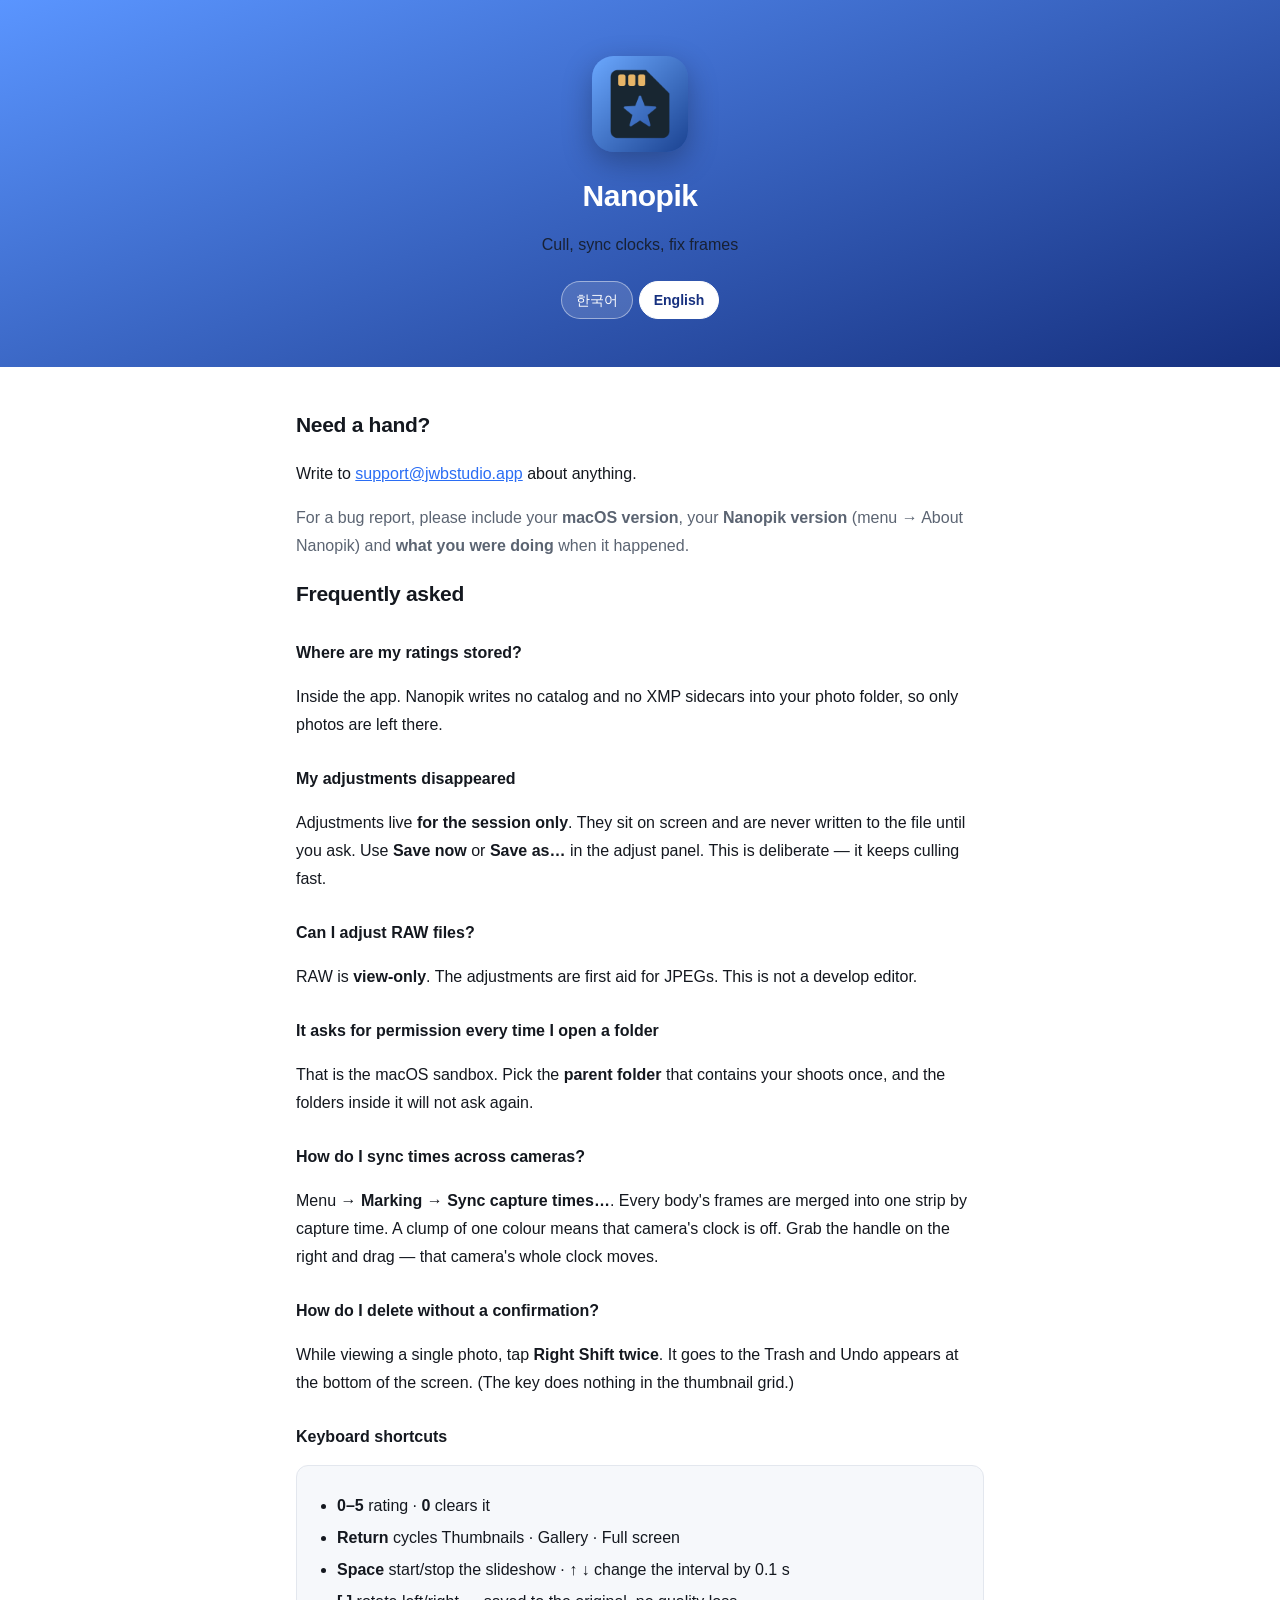
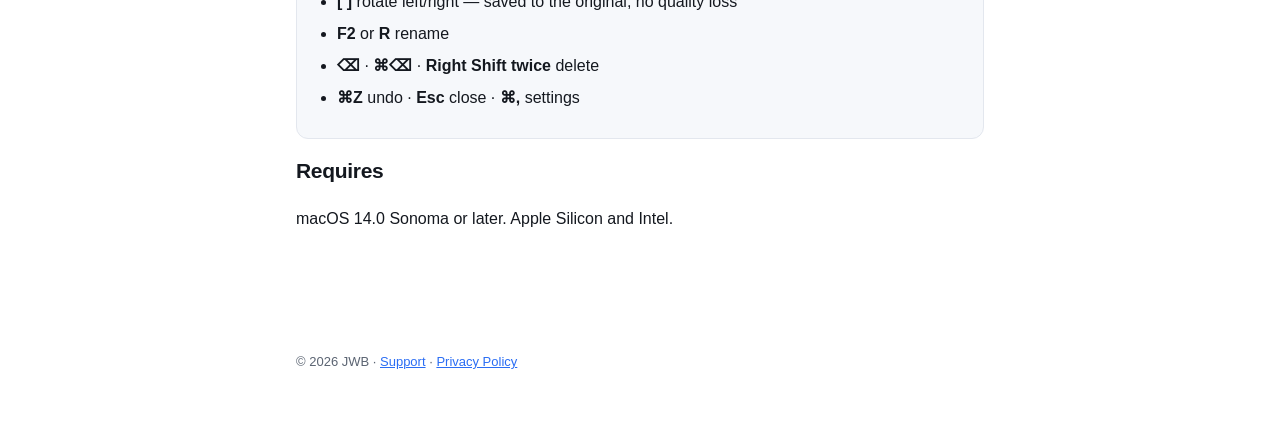
<file: index.html>
<!doctype html>
<html lang="ko">
<meta charset="utf-8">
<meta name="viewport" content="width=device-width,initial-scale=1">
<title>Nanopik 지원 · Support</title>
<meta name="description" content="Nanopik — 본식·행사 사진 셀렉 도구. 지원 페이지.">
<link rel="stylesheet" href="style.css">
<link rel="icon" href="icon.png">
<header>
  <img src="icon.png" alt="Nanopik">
  <h1>Nanopik</h1>
  <p><span data-loc="ko">본식·행사 사진 셀렉 · 투바디 동기 · 응급 수정</span><span data-loc="en">Cull, sync clocks, fix frames</span></p>
  <div class="lang">
    <button data-pick="ko">한국어</button><button data-pick="en">English</button>
  </div>
</header>
<main>

<section data-loc="ko">
  <h2>도움이 필요하시면</h2>
  <p>무엇이든 메일로 보내 주십시오. <a href="mailto:support@jwbstudio.app">support@jwbstudio.app</a></p>
  <p class="dim">버그를 알려 주실 때는 <b>macOS 버전</b>, <b>Nanopik 버전</b>(메뉴 → Nanopik 정보),
     그리고 <b>무엇을 하다가 생겼는지</b>를 함께 적어 주시면 훨씬 빨리 찾습니다.</p>

  <h2>자주 묻는 것</h2>

  <h3>별점은 어디에 저장되나요?</h3>
  <p>앱이 따로 들고 있습니다. 사진 폴더에는 카탈로그도 XMP 사이드카도 만들지 않으므로,
     폴더에는 사진만 남습니다.</p>

  <h3>보정한 것이 사라졌습니다</h3>
  <p>보정은 <b>세션에만</b> 남습니다. 화면에 얹히기만 하고 파일에는 쓰지 않습니다.
     남기시려면 보정 패널의 <b>지금 저장</b> 또는 <b>다른 이름으로 저장</b>을 눌러 주십시오.
     일부러 이렇게 만들었습니다 — 고르는 일이 느려지지 않게 하기 위해서입니다.</p>

  <h3>RAW 도 보정할 수 있나요?</h3>
  <p>RAW 은 <b>보기 전용</b>입니다. 보정은 JPG 에 한한 응급 처치입니다.
     현상 편집기가 아닙니다.</p>

  <h3>폴더를 열 때마다 권한을 물어봅니다</h3>
  <p>macOS 샌드박스 때문입니다. <b>촬영 폴더들이 들어 있는 «위» 폴더</b>를 한 번 골라 주시면,
     그 아래 폴더들은 다시 묻지 않습니다.</p>

  <h3>여러 대로 찍은 사진의 시각을 맞추려면</h3>
  <p>메뉴에서 <b>마킹 → 촬영 시각 맞추기…</b> 를 엽니다. 모든 바디의 사진이 촬영 시각으로
     섞여 한 줄로 섭니다. 한 색이 뭉텅이로 몰려 있으면 그 카메라가 어긋난 것입니다.
     오른쪽 손잡이를 잡고 끌면 그 카메라의 시계가 통째로 움직입니다.</p>

  <h3>확인 없이 바로 지우려면</h3>
  <p>큰 사진으로 보는 중에 <b>오른쪽 Shift 를 두 번</b> 치면 확인 없이 휴지통으로 갑니다.
     되돌리기는 화면 아래에 바로 뜹니다. (썸네일 격자에서는 이 키가 동작하지 않습니다.)</p>

  <h3>단축키</h3>
  <div class="card">
    <ul>
      <li><b>0–5</b> 별점 · <b>0</b> 은 해제</li>
      <li><b>엔터</b> 썸네일 · 갤러리 · 전체화면 순환</li>
      <li><b>Space</b> 슬라이드쇼 시작·정지 · <b>↑ ↓</b> 간격 0.1초씩</li>
      <li><b>[ ]</b> 왼쪽·오른쪽 회전 — 원본에 바로 저장, 화질은 그대로</li>
      <li><b>F2</b> 또는 <b>R</b> 이름 바꾸기</li>
      <li><b>⌫</b> · <b>⌘⌫</b> · <b>오른쪽 Shift 두 번</b> 파일 삭제</li>
      <li><b>⌘Z</b> 되돌리기 · <b>Esc</b> 닫기 · <b>⌘,</b> 설정</li>
    </ul>
  </div>

  <h2>필요한 것</h2>
  <p>macOS 14.0 Sonoma 이상. Apple Silicon 과 Intel 모두 지원합니다.</p>
</section>

<section data-loc="en">
  <h2>Need a hand?</h2>
  <p>Write to <a href="mailto:support@jwbstudio.app">support@jwbstudio.app</a> about anything.</p>
  <p class="dim">For a bug report, please include your <b>macOS version</b>, your
     <b>Nanopik version</b> (menu → About Nanopik) and <b>what you were doing</b> when it happened.</p>

  <h2>Frequently asked</h2>

  <h3>Where are my ratings stored?</h3>
  <p>Inside the app. Nanopik writes no catalog and no XMP sidecars into your photo folder,
     so only photos are left there.</p>

  <h3>My adjustments disappeared</h3>
  <p>Adjustments live <b>for the session only</b>. They sit on screen and are never written to
     the file until you ask. Use <b>Save now</b> or <b>Save as…</b> in the adjust panel.
     This is deliberate — it keeps culling fast.</p>

  <h3>Can I adjust RAW files?</h3>
  <p>RAW is <b>view-only</b>. The adjustments are first aid for JPEGs. This is not a develop editor.</p>

  <h3>It asks for permission every time I open a folder</h3>
  <p>That is the macOS sandbox. Pick the <b>parent folder</b> that contains your shoots once,
     and the folders inside it will not ask again.</p>

  <h3>How do I sync times across cameras?</h3>
  <p>Menu → <b>Marking → Sync capture times…</b>. Every body's frames are merged into one strip
     by capture time. A clump of one colour means that camera's clock is off. Grab the handle on
     the right and drag — that camera's whole clock moves.</p>

  <h3>How do I delete without a confirmation?</h3>
  <p>While viewing a single photo, tap <b>Right Shift twice</b>. It goes to the Trash and Undo
     appears at the bottom of the screen. (The key does nothing in the thumbnail grid.)</p>

  <h3>Keyboard shortcuts</h3>
  <div class="card">
    <ul>
      <li><b>0–5</b> rating · <b>0</b> clears it</li>
      <li><b>Return</b> cycles Thumbnails · Gallery · Full screen</li>
      <li><b>Space</b> start/stop the slideshow · <b>↑ ↓</b> change the interval by 0.1 s</li>
      <li><b>[ ]</b> rotate left/right — saved to the original, no quality loss</li>
      <li><b>F2</b> or <b>R</b> rename</li>
      <li><b>⌫</b> · <b>⌘⌫</b> · <b>Right Shift twice</b> delete</li>
      <li><b>⌘Z</b> undo · <b>Esc</b> close · <b>⌘,</b> settings</li>
    </ul>
  </div>

  <h2>Requires</h2>
  <p>macOS 14.0 Sonoma or later. Apple Silicon and Intel.</p>
</section>
</main>
<footer>
  <div data-loc="ko">© 2026 JWB · <a href="./">지원</a> · <a href="privacy.html">개인정보 처리방침</a></div>
  <div data-loc="en">© 2026 JWB · <a href="./">Support</a> · <a href="privacy.html">Privacy Policy</a></div>
</footer>
<script src="lang.js"></script>
</file>
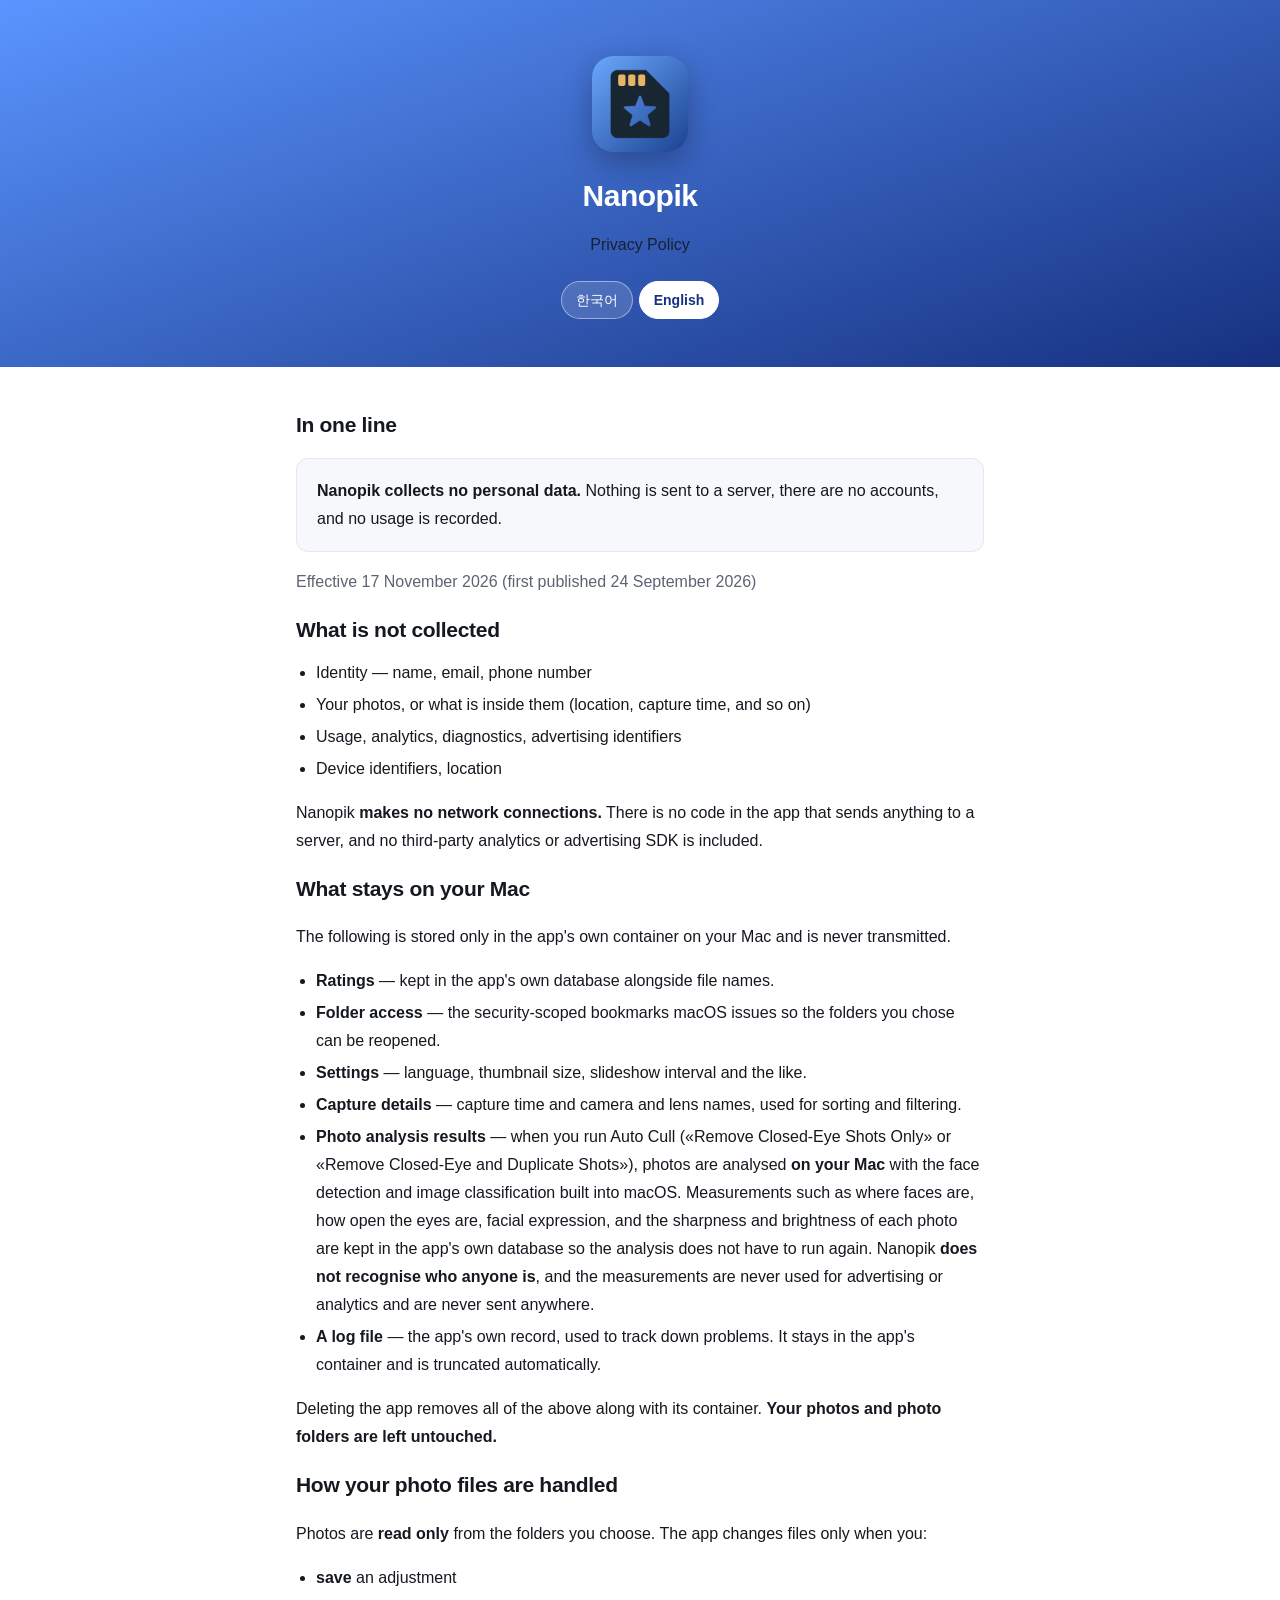
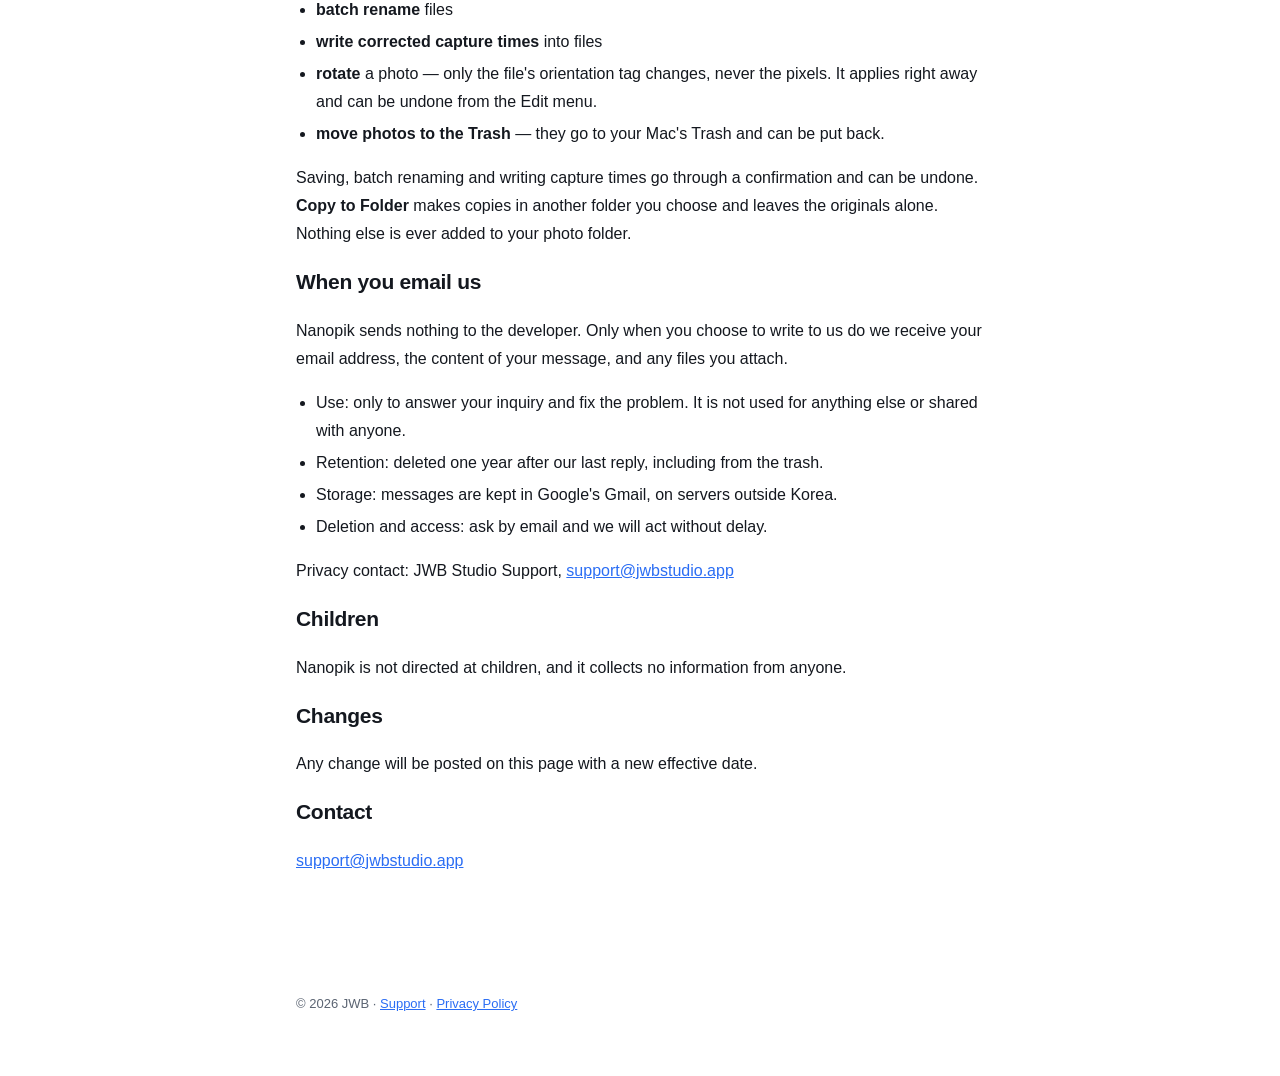
<file: privacy.html>
<!doctype html>
<html lang="ko">
<meta charset="utf-8">
<meta name="viewport" content="width=device-width,initial-scale=1">
<title>Nanopik 개인정보 처리방침 · Privacy Policy</title>
<meta name="description" content="Nanopik은 어떤 개인정보도 수집하지 않습니다. Nanopik collects no personal data.">
<link rel="stylesheet" href="style.css">
<link rel="icon" href="icon.png">
<header>
  <img src="icon.png" alt="Nanopik">
  <h1>Nanopik</h1>
  <p><span data-loc="ko">개인정보 처리방침</span><span data-loc="en">Privacy Policy</span></p>
  <div class="lang">
    <button data-pick="ko">한국어</button><button data-pick="en">English</button>
  </div>
</header>
<main>

<section data-loc="ko">
  <h2>한 줄로 말하면</h2>
  <div class="card">
    <p style="margin:0"><b>Nanopik 은 어떤 개인정보도 수집하지 않습니다.</b>
       서버로 보내는 것이 없고, 계정도 없고, 사용 기록도 남기지 않습니다.</p>
  </div>
  <p class="dim">시행일 2026년 11월 17일 (처음 2026년 9월 24일)</p>

  <h2>수집하지 않는 것</h2>
  <ul>
    <li>이름 · 이메일 · 전화번호 등 신원 정보</li>
    <li>사진, 사진에 담긴 정보(위치·촬영 시각 등)</li>
    <li>사용 기록 · 분석 · 통계 · 광고 식별자</li>
    <li>기기 식별자 · 위치</li>
  </ul>
  <p>Nanopik 은 <b>네트워크에 접속하지 않습니다.</b> 앱 안에 서버로 보내는 코드가 없습니다.
     제3자 분석 도구나 광고 SDK 도 들어 있지 않습니다.</p>

  <h2>기기 안에만 남는 것</h2>
  <p>다음은 <b>선생님의 맥 안</b>, 앱 전용 저장 공간에만 저장되며 어디로도 전송되지 않습니다.</p>
  <ul>
    <li><b>별점</b> — 앱 전용 데이터베이스에 파일 이름과 함께 보관합니다.</li>
    <li><b>폴더 접근 권한</b> — 고르신 폴더를 다음에도 열 수 있도록 macOS 가 발급한
        보안 북마크를 보관합니다.</li>
    <li><b>설정</b> — 언어, 썸네일 크기, 슬라이드쇼 간격 같은 값.</li>
    <li><b>촬영 정보</b> — 정렬과 걸러 보기에 쓰는 촬영 시각, 카메라·렌즈 이름.</li>
    <li><b>사진 분석 결과</b> — 자동 셀렉(«눈 감은 컷만 제거» · «눈 감은 컷과 중복 컷 동시 제거»)을 실행하시면, macOS 에 들어 있는 얼굴 찾기·사진 분류 기능으로
        <b>맥 안에서</b> 사진을 분석합니다. 얼굴의 자리와 눈을 뜬 정도·표정, 사진의 선명도·밝기 같은 측정값을
        앱 전용 데이터베이스에 보관해 다음에 다시 분석하지 않게 합니다. 얼굴로 <b>누구인지 알아보는 기능은 없고</b>,
        측정값은 광고·분석에 쓰지 않으며 어디로도 보내지 않습니다.</li>
    <li><b>기록 파일</b> — 문제를 찾기 위한 앱 자체 기록. 앱 전용 폴더에 남고 자동으로 잘립니다.</li>
  </ul>
  <p>앱을 지우면 위 항목은 macOS 가 앱 저장 공간과 함께 삭제합니다.
     <b>사진 파일과 사진 폴더는 그대로 남습니다.</b></p>

  <h2>사진 파일을 다루는 방식</h2>
  <p>사진은 선생님이 고르신 폴더에서 <b>읽기만</b> 합니다. 다음을 하실 때에만 파일을 바꿉니다.</p>
  <ul>
    <li>보정을 <b>저장</b>하실 때</li>
    <li>파일명을 <b>일괄 변경</b>하실 때</li>
    <li>촬영 시각을 <b>파일에 새기실</b> 때</li>
    <li>사진을 <b>회전</b>하실 때 — 파일의 방향 표시만 바꾸고 사진의 픽셀은 그대로 둡니다. 확인 없이 바로 적용되며 편집 메뉴의 되돌리기로 되돌립니다.</li>
    <li>사진을 <b>휴지통으로 보내실</b> 때 — 맥의 휴지통으로 옮길 뿐이라 되찾을 수 있습니다.</li>
  </ul>
  <p>저장·일괄 변경·촬영 시각 새기기는 확인 절차를 지나고 되돌릴 수 있습니다. <b>폴더로 복사</b>는 고르신 다른 폴더에 사본을 만들며 원본을 건드리지 않습니다.
     그 밖에는 사진 폴더에 아무것도 더하지 않습니다.</p>

  <h2>메일로 문의하실 때</h2>
  <p>Nanopik은 개발자에게 아무것도 보내지 않습니다. 사용자가 직접 메일을 보내실 때에만 보내신 메일 주소와 메일 내용, 붙이신 파일을 받습니다.</p>
  <ul>
  <li>쓰는 곳: 그 문의에 답하고 문제를 고치는 데에만 씁니다. 다른 일에 쓰거나 다른 사람에게 넘기지 않습니다.</li>
  <li>보관 기간: 마지막으로 답장한 날부터 1년이 지나면 지웁니다. 휴지통에서도 지웁니다.</li>
  <li>보관 장소: 메일은 Google의 Gmail에 보관되며, Google의 서버는 국외에 있습니다.</li>
  <li>지우기와 열람: 메일로 요청하시면 지체 없이 처리합니다.</li>
  </ul>
  <p>개인정보 보호책임자: JWB Studio 고객지원, <a href="mailto:support@jwbstudio.app">support@jwbstudio.app</a></p>

  <h2>어린이</h2>
  <p>Nanopik 은 어린이를 대상으로 하지 않으며, 누구에게서도 정보를 수집하지 않습니다.</p>

  <h2>방침이 바뀌면</h2>
  <p>이 페이지에 새 내용과 시행일을 올립니다.</p>

  <h2>문의</h2>
  <p><a href="mailto:support@jwbstudio.app">support@jwbstudio.app</a></p>
</section>

<section data-loc="en">
  <h2>In one line</h2>
  <div class="card">
    <p style="margin:0"><b>Nanopik collects no personal data.</b>
       Nothing is sent to a server, there are no accounts, and no usage is recorded.</p>
  </div>
  <p class="dim">Effective 17 November 2026 (first published 24 September 2026)</p>

  <h2>What is not collected</h2>
  <ul>
    <li>Identity — name, email, phone number</li>
    <li>Your photos, or what is inside them (location, capture time, and so on)</li>
    <li>Usage, analytics, diagnostics, advertising identifiers</li>
    <li>Device identifiers, location</li>
  </ul>
  <p>Nanopik <b>makes no network connections.</b> There is no code in the app that sends anything
     to a server, and no third-party analytics or advertising SDK is included.</p>

  <h2>What stays on your Mac</h2>
  <p>The following is stored only in the app's own container on your Mac and is never transmitted.</p>
  <ul>
    <li><b>Ratings</b> — kept in the app's own database alongside file names.</li>
    <li><b>Folder access</b> — the security-scoped bookmarks macOS issues so the folders you chose
        can be reopened.</li>
    <li><b>Settings</b> — language, thumbnail size, slideshow interval and the like.</li>
    <li><b>Capture details</b> — capture time and camera and lens names, used for sorting and filtering.</li>
    <li><b>Photo analysis results</b> — when you run Auto Cull («Remove Closed-Eye Shots Only» or «Remove Closed-Eye and Duplicate Shots»), photos are analysed
        <b>on your Mac</b> with the face detection and image classification built into macOS. Measurements such as
        where faces are, how open the eyes are, facial expression, and the sharpness and brightness of each photo are
        kept in the app's own database so the analysis does not have to run again. Nanopik <b>does not recognise who
        anyone is</b>, and the measurements are never used for advertising or analytics and are never sent anywhere.</li>
    <li><b>A log file</b> — the app's own record, used to track down problems. It stays in the
        app's container and is truncated automatically.</li>
  </ul>
  <p>Deleting the app removes all of the above along with its container.
     <b>Your photos and photo folders are left untouched.</b></p>

  <h2>How your photo files are handled</h2>
  <p>Photos are <b>read only</b> from the folders you choose. The app changes files only when you:</p>
  <ul>
    <li><b>save</b> an adjustment</li>
    <li><b>batch rename</b> files</li>
    <li><b>write corrected capture times</b> into files</li>
    <li><b>rotate</b> a photo — only the file's orientation tag changes, never the pixels. It applies right away
        and can be undone from the Edit menu.</li>
    <li><b>move photos to the Trash</b> — they go to your Mac's Trash and can be put back.</li>
  </ul>
  <p>Saving, batch renaming and writing capture times go through a confirmation and can be undone.
     <b>Copy to Folder</b> makes copies in another folder you choose and leaves the originals alone.
     Nothing else is ever added to your photo folder.</p>

  <h2>When you email us</h2>
  <p>Nanopik sends nothing to the developer. Only when you choose to write to us do we receive your email address, the content of your message, and any files you attach.</p>
  <ul>
  <li>Use: only to answer your inquiry and fix the problem. It is not used for anything else or shared with anyone.</li>
  <li>Retention: deleted one year after our last reply, including from the trash.</li>
  <li>Storage: messages are kept in Google's Gmail, on servers outside Korea.</li>
  <li>Deletion and access: ask by email and we will act without delay.</li>
  </ul>
  <p>Privacy contact: JWB Studio Support, <a href="mailto:support@jwbstudio.app">support@jwbstudio.app</a></p>

  <h2>Children</h2>
  <p>Nanopik is not directed at children, and it collects no information from anyone.</p>

  <h2>Changes</h2>
  <p>Any change will be posted on this page with a new effective date.</p>

  <h2>Contact</h2>
  <p><a href="mailto:support@jwbstudio.app">support@jwbstudio.app</a></p>
</section>
</main>
<footer>
  <div data-loc="ko">© 2026 JWB · <a href="./">지원</a> · <a href="privacy.html">개인정보 처리방침</a></div>
  <div data-loc="en">© 2026 JWB · <a href="./">Support</a> · <a href="privacy.html">Privacy Policy</a></div>
</footer>
<script src="lang.js"></script>
</file>
<file: style.css>
/* Nanopik 공개 페이지. 아이콘과 같은 파랑을 쓴다.
   ⛔ 여기 값을 손으로 흩뜨리지 말 것 — 색은 `Design/icon/MakeIcon.swift` 의 상수와 같다. */
:root{
  --blue-1:#5A95FF; --blue-2:#16307F;
  --bg:#ffffff; --fg:#14181f; --dim:#5b6472; --line:#e3e7ee; --card:#f6f8fb;
}
@media (prefers-color-scheme: dark){
  :root:not([data-theme="light"]){
    --bg:#0f1115; --fg:#e6eaf2; --dim:#9aa4b4; --line:#242a34; --card:#161a21;
  }
}
:root[data-theme="dark"]{
  --bg:#0f1115; --fg:#e6eaf2; --dim:#9aa4b4; --line:#242a34; --card:#161a21;
}
*{box-sizing:border-box}
body{margin:0;background:var(--bg);color:var(--fg);
  font:16px/1.75 -apple-system,BlinkMacSystemFont,"Apple SD Gothic Neo","Segoe UI",sans-serif;
  -webkit-font-smoothing:antialiased}
header{background:linear-gradient(160deg,var(--blue-1),var(--blue-2));color:#fff;
  padding:56px 16px 48px;text-align:center}
header img{width:96px;height:96px;border-radius:21.5px;display:block;margin:0 auto 18px;
  box-shadow:0 10px 30px rgba(0,0,0,.28)}
header h1{margin:0;font-size:30px;letter-spacing:-.5px}
header p{margin:8px 0 0;opacity:.86;font-size:16px}
main{max-width:720px;margin:0 auto;padding:0 16px 80px}
section{padding-top:40px}
h2{font-size:21px;margin:0 0 10px;letter-spacing:-.3px}
h3{font-size:16px;margin:26px 0 6px}
p,li{color:var(--fg)}
.dim{color:var(--dim)}
ul{padding-left:20px;margin:8px 0}
li{margin:4px 0}
.card{background:var(--card);border:1px solid var(--line);border-radius:12px;padding:18px 20px;margin:14px 0}
a{color:#2a6df4}
/* ⛔ 선택자와 @media 를 쉼표로 잇지 말 것 — 규칙이 통째로 버려진다(위에서 한 번 그랬다). */
@media (prefers-color-scheme: dark){:root:not([data-theme="light"]) a{color:#7fb0ff}}
:root[data-theme="dark"] a{color:#7fb0ff}
hr{border:0;border-top:1px solid var(--line);margin:44px 0 0}
footer{max-width:720px;margin:0 auto;padding:22px 16px 60px;color:var(--dim);font-size:13px}
.lang{display:flex;gap:6px;justify-content:center;margin-top:22px}
.lang button{border:1px solid rgba(255,255,255,.45);background:rgba(255,255,255,.14);color:#fff;
  padding:6px 14px;border-radius:999px;font:inherit;font-size:14px;cursor:pointer}
.lang button[aria-pressed="true"]{background:#fff;color:var(--blue-2);border-color:#fff;font-weight:600}
/* ⛔ 선택자를 `[lang]` 으로 두지 말 것 — <html lang="…"> 까지 걸려 페이지가 통째로 사라진다. */
[data-loc]{display:none}
[data-loc].on{display:block}
span[data-loc].on{display:inline}
@media (max-width:520px){header{padding:40px 16px 36px}header h1{font-size:25px}}
</file>
